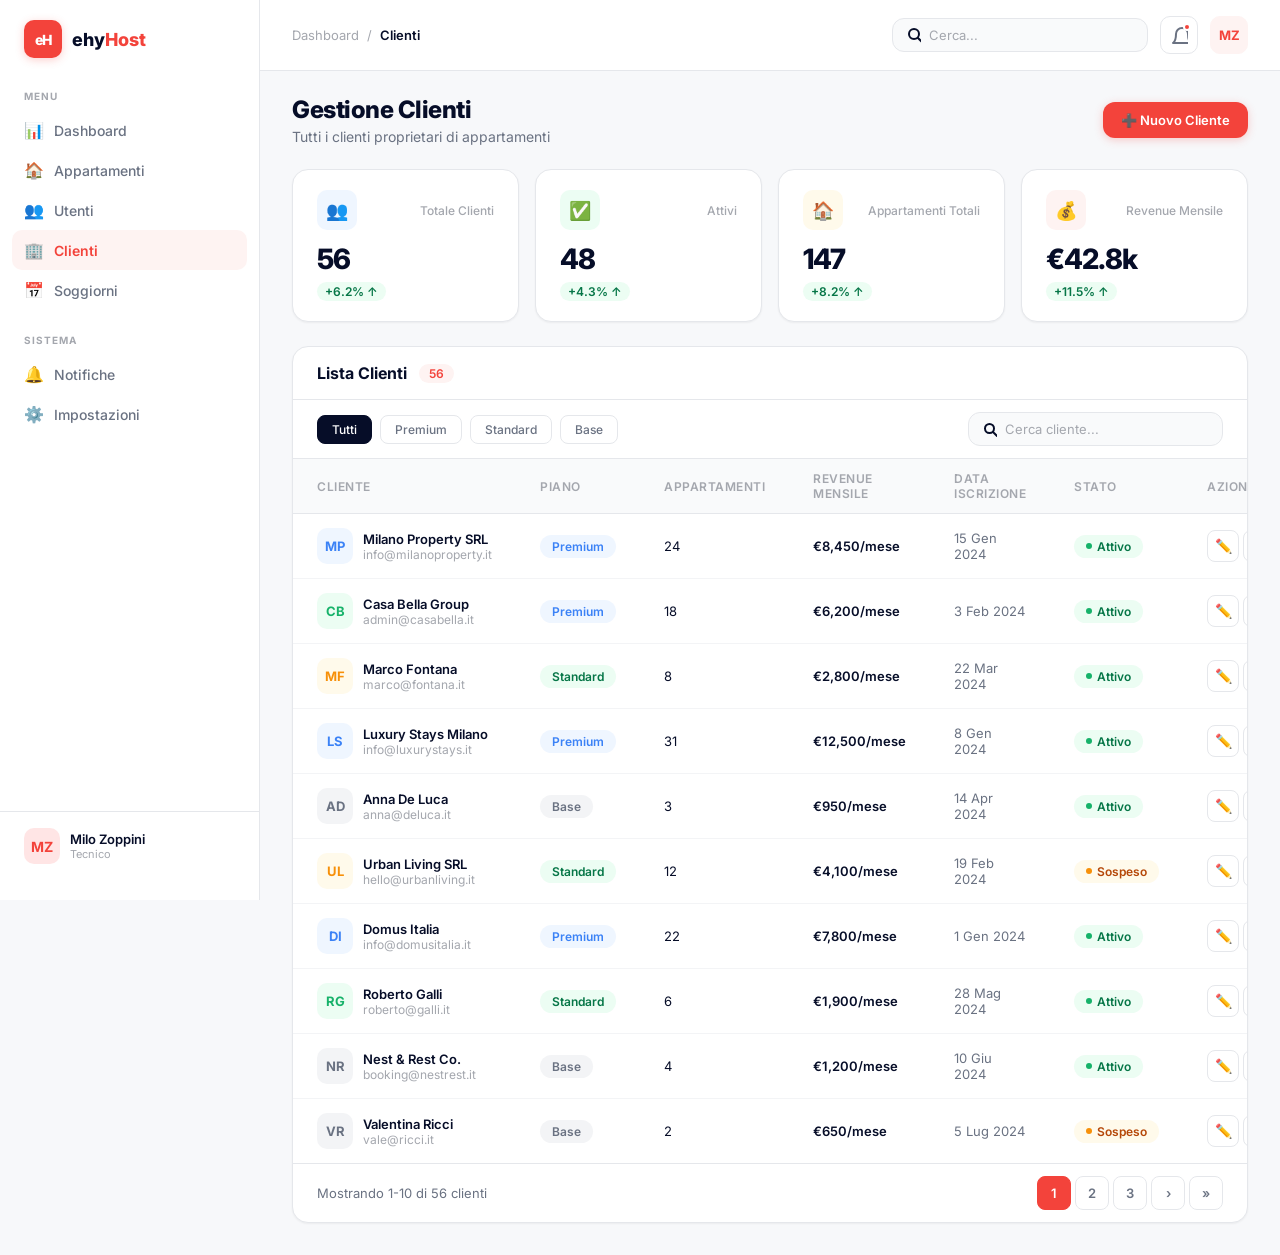
<file: clienti.html>
<!DOCTYPE html>
<html lang="it">
<head>
  <meta charset="UTF-8">
  <meta name="viewport" content="width=device-width, initial-scale=1.0">
  <title>Clienti - ehyHost</title>
  <link rel="stylesheet" href="style.css">
  <style>
    .table-search {
      display: flex;
      align-items: center;
      gap: 8px;
      padding: 8px 14px;
      border: 1px solid var(--border);
      border-radius: var(--radius);
      background: var(--gray-50);
      min-width: 200px;
    }
    .table-search input {
      border: none;
      background: none;
      outline: none;
      font-family: var(--font);
      font-size: 13px;
      color: var(--text);
      width: 100%;
    }
    .table-search input::placeholder {
      color: var(--text-tertiary);
    }
    .table-toolbar {
      display: flex;
      align-items: center;
      justify-content: space-between;
      padding: 12px 24px;
      border-bottom: 1px solid var(--border);
      gap: 12px;
      flex-wrap: wrap;
    }
    @media (max-width: 768px) {
      .table-toolbar {
        flex-direction: column;
        align-items: flex-start;
      }
      .table-search {
        min-width: unset;
        width: 100%;
      }
    }
  </style>
</head>
<body>

  <!-- Sidebar -->
  <nav class="sidebar">
    <a href="dashboard.html" class="sidebar-logo">
      <div class="sidebar-logo-icon">eH</div>
      <div class="sidebar-logo-text">ehy<span>Host</span></div>
    </a>
    <div class="sidebar-section">
      <div class="sidebar-section-title">Menu</div>
      <a href="dashboard.html" class="sidebar-link"><span class="icon">&#x1F4CA;</span> Dashboard</a>
      <a href="appartamenti.html" class="sidebar-link"><span class="icon">&#x1F3E0;</span> Appartamenti</a>
      <a href="utenti.html" class="sidebar-link"><span class="icon">&#x1F465;</span> Utenti</a>
      <a href="clienti.html" class="sidebar-link active"><span class="icon">&#x1F3E2;</span> Clienti</a>
      <a href="soggiorni.html" class="sidebar-link"><span class="icon">&#x1F4C5;</span> Soggiorni</a>
    </div>
    <div class="sidebar-section">
      <div class="sidebar-section-title">Sistema</div>
      <a href="#" class="sidebar-link"><span class="icon">&#x1F514;</span> Notifiche</a>
      <a href="#" class="sidebar-link"><span class="icon">&#x2699;&#xFE0F;</span> Impostazioni</a>
    </div>
    <div class="sidebar-spacer"></div>
    <div class="sidebar-user">
      <div class="sidebar-user-avatar">MZ</div>
      <div class="sidebar-user-info">
        <div class="sidebar-user-name">Milo Zoppini</div>
        <div class="sidebar-user-role">Tecnico</div>
      </div>
    </div>
  </nav>

  <!-- Sidebar overlay for mobile -->
  <div class="sidebar-overlay" onclick="toggleSidebar()"></div>

  <!-- Main wrapper -->
  <div class="main">

    <!-- Topbar -->
    <header class="topbar">
      <div class="topbar-left">
        <button class="hamburger" onclick="toggleSidebar()">&#x2630;</button>
        <nav class="topbar-breadcrumb">
          <a href="dashboard.html">Dashboard</a>
          <span>/</span>
          <span class="current">Clienti</span>
        </nav>
      </div>
      <div class="topbar-right">
        <div class="topbar-search">
          <svg width="16" height="16" fill="none" stroke="currentColor" stroke-width="2" stroke-linecap="round" stroke-linejoin="round">
            <circle cx="7" cy="7" r="5"/>
            <line x1="11" y1="11" x2="15" y2="15"/>
          </svg>
          <input type="text" placeholder="Cerca...">
        </div>
        <button class="topbar-icon-btn">
          <svg width="18" height="18" fill="none" stroke="currentColor" stroke-width="2" stroke-linecap="round" stroke-linejoin="round">
            <path d="M18 8A6 6 0 0 0 6 8c0 7-3 9-3 9h18s-3-2-3-9"/>
            <path d="M13.73 21a2 2 0 0 1-3.46 0"/>
          </svg>
          <span class="notif-dot"></span>
        </button>
        <div class="topbar-icon-btn" style="font-weight:700;font-size:13px;color:var(--primary);background:var(--primary-50);border-color:var(--primary-50);">MZ</div>
      </div>
    </header>

    <!-- Page Header -->
    <div class="page-header">
      <div>
        <h1>Gestione Clienti</h1>
        <p>Tutti i clienti proprietari di appartamenti</p>
      </div>
      <div class="page-header-actions">
        <button class="btn btn-primary">&#x2795; Nuovo Cliente</button>
      </div>
    </div>

    <!-- Stats Grid -->
    <div class="stats-grid">
      <div class="stat-card">
        <div class="stat-card-header">
          <div class="stat-card-icon blue">&#x1F465;</div>
          <div class="stat-card-label">Totale Clienti</div>
        </div>
        <div class="stat-card-value">56</div>
        <div class="stat-card-trend up">+6.2% &#x2191;</div>
      </div>
      <div class="stat-card">
        <div class="stat-card-header">
          <div class="stat-card-icon green">&#x2705;</div>
          <div class="stat-card-label">Attivi</div>
        </div>
        <div class="stat-card-value">48</div>
        <div class="stat-card-trend up">+4.3% &#x2191;</div>
      </div>
      <div class="stat-card">
        <div class="stat-card-header">
          <div class="stat-card-icon orange">&#x1F3E0;</div>
          <div class="stat-card-label">Appartamenti Totali</div>
        </div>
        <div class="stat-card-value">147</div>
        <div class="stat-card-trend up">+8.2% &#x2191;</div>
      </div>
      <div class="stat-card">
        <div class="stat-card-header">
          <div class="stat-card-icon red">&#x1F4B0;</div>
          <div class="stat-card-label">Revenue Mensile</div>
        </div>
        <div class="stat-card-value">&euro;42.8k</div>
        <div class="stat-card-trend up">+11.5% &#x2191;</div>
      </div>
    </div>

    <!-- Table -->
    <div class="table-container">
      <!-- Table Header -->
      <div class="table-header">
        <div class="table-header-left">
          <h3>Lista Clienti</h3>
          <span class="table-count">56</span>
        </div>
      </div>

      <!-- Toolbar: Filters + Search -->
      <div class="table-toolbar">
        <div class="table-filters">
          <button class="table-filter active">Tutti</button>
          <button class="table-filter">Premium</button>
          <button class="table-filter">Standard</button>
          <button class="table-filter">Base</button>
        </div>
        <div class="table-search">
          <svg width="15" height="15" fill="none" stroke="currentColor" stroke-width="2" stroke-linecap="round" stroke-linejoin="round">
            <circle cx="6.5" cy="6.5" r="4.5"/>
            <line x1="10" y1="10" x2="14" y2="14"/>
          </svg>
          <input type="text" placeholder="Cerca cliente...">
        </div>
      </div>

      <!-- Table -->
      <div style="overflow-x:auto;">
        <table>
          <thead>
            <tr>
              <th>Cliente</th>
              <th>Piano</th>
              <th>Appartamenti</th>
              <th>Revenue Mensile</th>
              <th>Data Iscrizione</th>
              <th>Stato</th>
              <th>Azioni</th>
            </tr>
          </thead>
          <tbody>
            <!-- 1. Milano Property SRL -->
            <tr>
              <td>
                <div class="table-user">
                  <div class="table-avatar" style="background:var(--blue-light);color:var(--blue);">MP</div>
                  <div>
                    <div class="table-user-name">Milano Property SRL</div>
                    <div class="table-user-email">info@milanoproperty.it</div>
                  </div>
                </div>
              </td>
              <td><span class="badge badge-info">Premium</span></td>
              <td>24</td>
              <td style="font-weight:600;">&euro;8,450/mese</td>
              <td style="color:var(--text-secondary);">15 Gen 2024</td>
              <td><span class="badge badge-success"><span class="badge-dot"></span> Attivo</span></td>
              <td>
                <div class="table-actions">
                  <button class="table-action-btn">&#x270F;&#xFE0F;</button>
                  <button class="table-action-btn">&#x1F5D1;&#xFE0F;</button>
                </div>
              </td>
            </tr>
            <!-- 2. Casa Bella Group -->
            <tr>
              <td>
                <div class="table-user">
                  <div class="table-avatar" style="background:var(--success-light);color:var(--success);">CB</div>
                  <div>
                    <div class="table-user-name">Casa Bella Group</div>
                    <div class="table-user-email">admin@casabella.it</div>
                  </div>
                </div>
              </td>
              <td><span class="badge badge-info">Premium</span></td>
              <td>18</td>
              <td style="font-weight:600;">&euro;6,200/mese</td>
              <td style="color:var(--text-secondary);">3 Feb 2024</td>
              <td><span class="badge badge-success"><span class="badge-dot"></span> Attivo</span></td>
              <td>
                <div class="table-actions">
                  <button class="table-action-btn">&#x270F;&#xFE0F;</button>
                  <button class="table-action-btn">&#x1F5D1;&#xFE0F;</button>
                </div>
              </td>
            </tr>
            <!-- 3. Marco Fontana -->
            <tr>
              <td>
                <div class="table-user">
                  <div class="table-avatar" style="background:var(--warning-light);color:var(--warning);">MF</div>
                  <div>
                    <div class="table-user-name">Marco Fontana</div>
                    <div class="table-user-email">marco@fontana.it</div>
                  </div>
                </div>
              </td>
              <td><span class="badge badge-success">Standard</span></td>
              <td>8</td>
              <td style="font-weight:600;">&euro;2,800/mese</td>
              <td style="color:var(--text-secondary);">22 Mar 2024</td>
              <td><span class="badge badge-success"><span class="badge-dot"></span> Attivo</span></td>
              <td>
                <div class="table-actions">
                  <button class="table-action-btn">&#x270F;&#xFE0F;</button>
                  <button class="table-action-btn">&#x1F5D1;&#xFE0F;</button>
                </div>
              </td>
            </tr>
            <!-- 4. Luxury Stays Milano -->
            <tr>
              <td>
                <div class="table-user">
                  <div class="table-avatar" style="background:var(--blue-light);color:var(--blue);">LS</div>
                  <div>
                    <div class="table-user-name">Luxury Stays Milano</div>
                    <div class="table-user-email">info@luxurystays.it</div>
                  </div>
                </div>
              </td>
              <td><span class="badge badge-info">Premium</span></td>
              <td>31</td>
              <td style="font-weight:600;">&euro;12,500/mese</td>
              <td style="color:var(--text-secondary);">8 Gen 2024</td>
              <td><span class="badge badge-success"><span class="badge-dot"></span> Attivo</span></td>
              <td>
                <div class="table-actions">
                  <button class="table-action-btn">&#x270F;&#xFE0F;</button>
                  <button class="table-action-btn">&#x1F5D1;&#xFE0F;</button>
                </div>
              </td>
            </tr>
            <!-- 5. Anna De Luca -->
            <tr>
              <td>
                <div class="table-user">
                  <div class="table-avatar" style="background:var(--gray-100);color:var(--text-secondary);">AD</div>
                  <div>
                    <div class="table-user-name">Anna De Luca</div>
                    <div class="table-user-email">anna@deluca.it</div>
                  </div>
                </div>
              </td>
              <td><span class="badge badge-neutral">Base</span></td>
              <td>3</td>
              <td style="font-weight:600;">&euro;950/mese</td>
              <td style="color:var(--text-secondary);">14 Apr 2024</td>
              <td><span class="badge badge-success"><span class="badge-dot"></span> Attivo</span></td>
              <td>
                <div class="table-actions">
                  <button class="table-action-btn">&#x270F;&#xFE0F;</button>
                  <button class="table-action-btn">&#x1F5D1;&#xFE0F;</button>
                </div>
              </td>
            </tr>
            <!-- 6. Urban Living SRL -->
            <tr>
              <td>
                <div class="table-user">
                  <div class="table-avatar" style="background:var(--warning-light);color:var(--warning);">UL</div>
                  <div>
                    <div class="table-user-name">Urban Living SRL</div>
                    <div class="table-user-email">hello@urbanliving.it</div>
                  </div>
                </div>
              </td>
              <td><span class="badge badge-success">Standard</span></td>
              <td>12</td>
              <td style="font-weight:600;">&euro;4,100/mese</td>
              <td style="color:var(--text-secondary);">19 Feb 2024</td>
              <td><span class="badge badge-warning"><span class="badge-dot"></span> Sospeso</span></td>
              <td>
                <div class="table-actions">
                  <button class="table-action-btn">&#x270F;&#xFE0F;</button>
                  <button class="table-action-btn">&#x1F5D1;&#xFE0F;</button>
                </div>
              </td>
            </tr>
            <!-- 7. Domus Italia -->
            <tr>
              <td>
                <div class="table-user">
                  <div class="table-avatar" style="background:var(--blue-light);color:var(--blue);">DI</div>
                  <div>
                    <div class="table-user-name">Domus Italia</div>
                    <div class="table-user-email">info@domusitalia.it</div>
                  </div>
                </div>
              </td>
              <td><span class="badge badge-info">Premium</span></td>
              <td>22</td>
              <td style="font-weight:600;">&euro;7,800/mese</td>
              <td style="color:var(--text-secondary);">1 Gen 2024</td>
              <td><span class="badge badge-success"><span class="badge-dot"></span> Attivo</span></td>
              <td>
                <div class="table-actions">
                  <button class="table-action-btn">&#x270F;&#xFE0F;</button>
                  <button class="table-action-btn">&#x1F5D1;&#xFE0F;</button>
                </div>
              </td>
            </tr>
            <!-- 8. Roberto Galli -->
            <tr>
              <td>
                <div class="table-user">
                  <div class="table-avatar" style="background:var(--success-light);color:var(--success);">RG</div>
                  <div>
                    <div class="table-user-name">Roberto Galli</div>
                    <div class="table-user-email">roberto@galli.it</div>
                  </div>
                </div>
              </td>
              <td><span class="badge badge-success">Standard</span></td>
              <td>6</td>
              <td style="font-weight:600;">&euro;1,900/mese</td>
              <td style="color:var(--text-secondary);">28 Mag 2024</td>
              <td><span class="badge badge-success"><span class="badge-dot"></span> Attivo</span></td>
              <td>
                <div class="table-actions">
                  <button class="table-action-btn">&#x270F;&#xFE0F;</button>
                  <button class="table-action-btn">&#x1F5D1;&#xFE0F;</button>
                </div>
              </td>
            </tr>
            <!-- 9. Nest & Rest Co. -->
            <tr>
              <td>
                <div class="table-user">
                  <div class="table-avatar" style="background:var(--gray-100);color:var(--text-secondary);">NR</div>
                  <div>
                    <div class="table-user-name">Nest &amp; Rest Co.</div>
                    <div class="table-user-email">booking@nestrest.it</div>
                  </div>
                </div>
              </td>
              <td><span class="badge badge-neutral">Base</span></td>
              <td>4</td>
              <td style="font-weight:600;">&euro;1,200/mese</td>
              <td style="color:var(--text-secondary);">10 Giu 2024</td>
              <td><span class="badge badge-success"><span class="badge-dot"></span> Attivo</span></td>
              <td>
                <div class="table-actions">
                  <button class="table-action-btn">&#x270F;&#xFE0F;</button>
                  <button class="table-action-btn">&#x1F5D1;&#xFE0F;</button>
                </div>
              </td>
            </tr>
            <!-- 10. Valentina Ricci -->
            <tr>
              <td>
                <div class="table-user">
                  <div class="table-avatar" style="background:var(--gray-100);color:var(--text-secondary);">VR</div>
                  <div>
                    <div class="table-user-name">Valentina Ricci</div>
                    <div class="table-user-email">vale@ricci.it</div>
                  </div>
                </div>
              </td>
              <td><span class="badge badge-neutral">Base</span></td>
              <td>2</td>
              <td style="font-weight:600;">&euro;650/mese</td>
              <td style="color:var(--text-secondary);">5 Lug 2024</td>
              <td><span class="badge badge-warning"><span class="badge-dot"></span> Sospeso</span></td>
              <td>
                <div class="table-actions">
                  <button class="table-action-btn">&#x270F;&#xFE0F;</button>
                  <button class="table-action-btn">&#x1F5D1;&#xFE0F;</button>
                </div>
              </td>
            </tr>
          </tbody>
        </table>
      </div>

      <!-- Pagination -->
      <div class="table-pagination">
        <div class="table-pagination-info">Mostrando 1-10 di 56 clienti</div>
        <div class="table-pagination-btns">
          <button class="pagination-btn active">1</button>
          <button class="pagination-btn">2</button>
          <button class="pagination-btn">3</button>
          <button class="pagination-btn">&#x203A;</button>
          <button class="pagination-btn">&#x00BB;</button>
        </div>
      </div>
    </div>

  </div>

  <script>
    function toggleSidebar() {
      document.querySelector('.sidebar').classList.toggle('open');
      document.querySelector('.sidebar-overlay').classList.toggle('show');
    }
  </script>

</body>
</html>
</file>
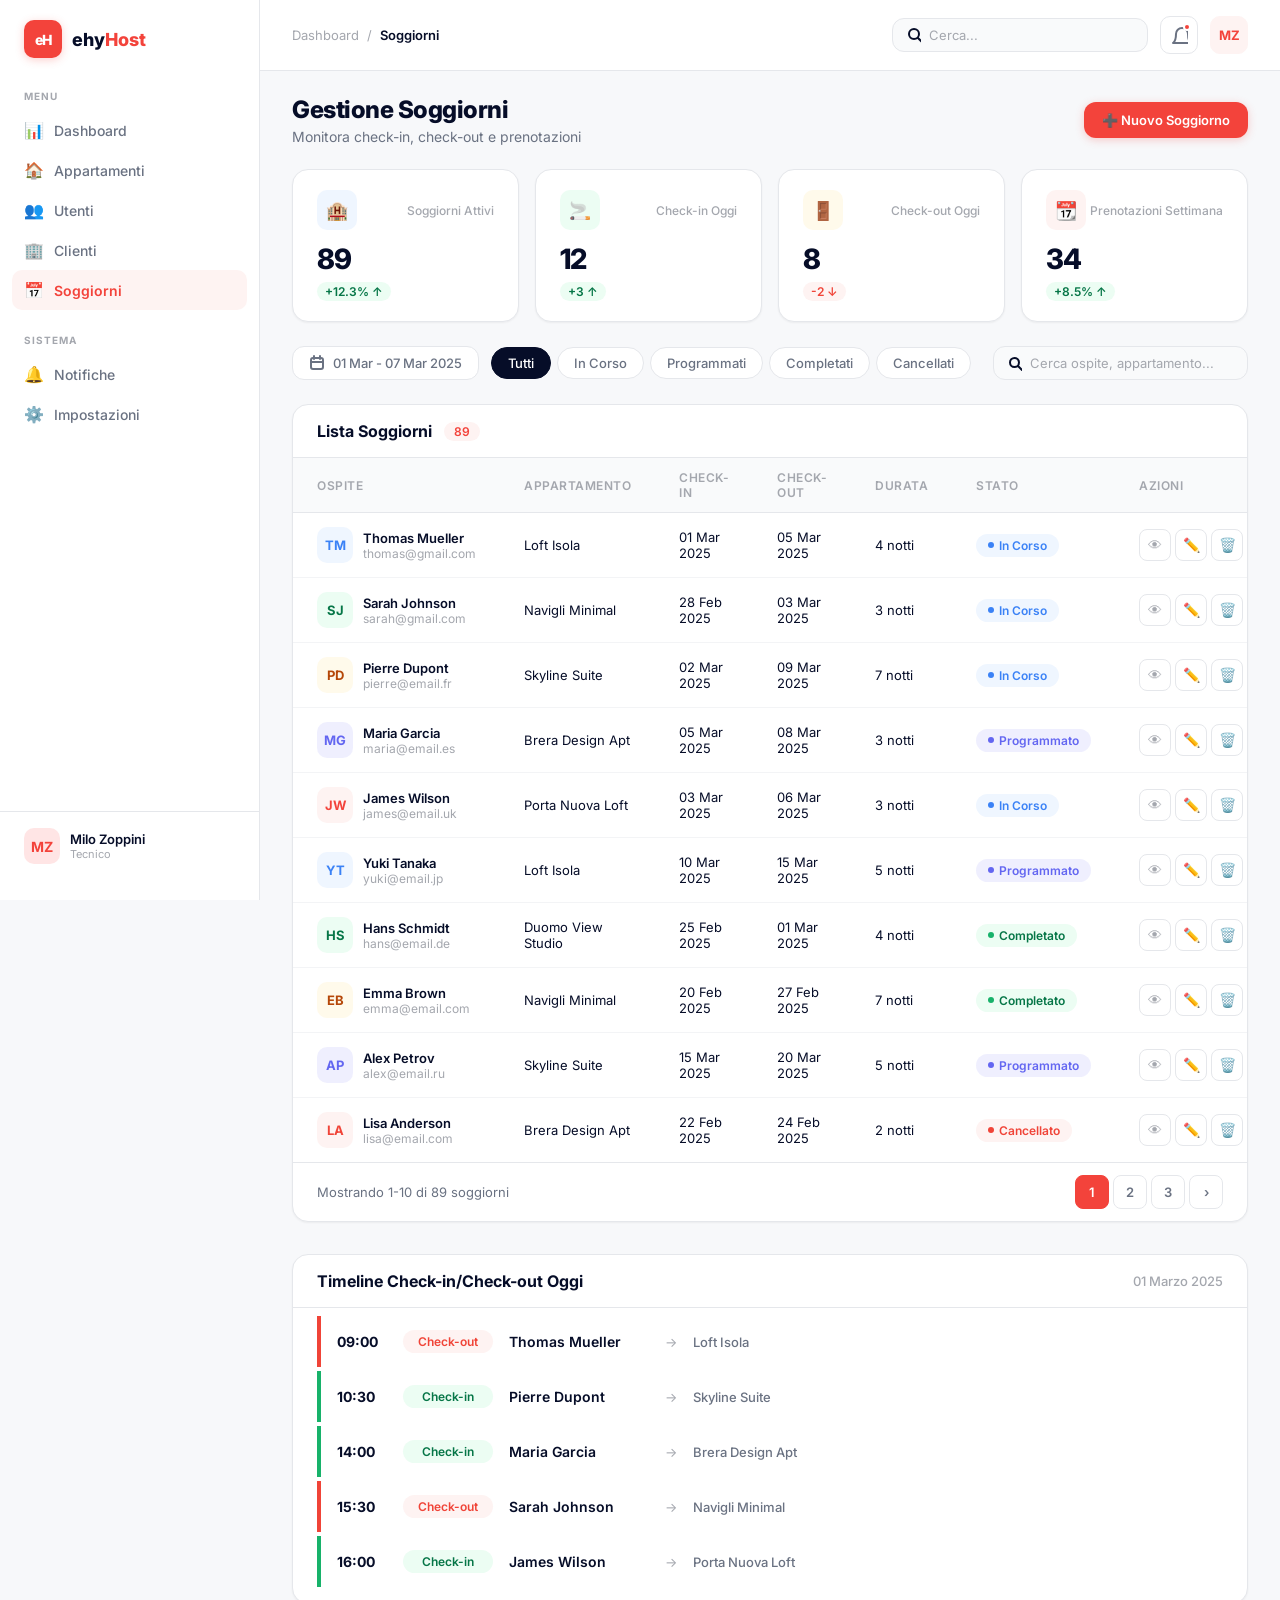
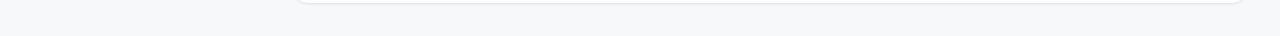
<file: soggiorni.html>
<!DOCTYPE html>
<html lang="it">
<head>
  <meta charset="UTF-8">
  <meta name="viewport" content="width=device-width, initial-scale=1.0">
  <title>Soggiorni - ehyHost</title>
  <link rel="stylesheet" href="style.css">
  <style>
    /* ========== FILTERS BAR ========== */
    .filters-bar {
      display: flex;
      align-items: center;
      justify-content: space-between;
      padding: 0 32px 24px;
      gap: 16px;
      flex-wrap: wrap;
    }

    .filters-bar-left {
      display: flex;
      align-items: center;
      gap: 12px;
    }

    .date-range-picker {
      display: inline-flex;
      align-items: center;
      gap: 8px;
      padding: 8px 16px;
      border: 1px solid var(--border);
      border-radius: var(--radius);
      background: var(--white);
      font-size: 13px;
      font-weight: 500;
      color: var(--text-secondary);
      cursor: pointer;
      transition: all 0.15s;
    }

    .date-range-picker:hover {
      background: var(--gray-50);
      color: var(--text);
      border-color: var(--text-tertiary);
    }

    .date-range-picker svg {
      flex-shrink: 0;
    }

    .filter-pills {
      display: flex;
      gap: 6px;
    }

    .filter-pill {
      padding: 7px 16px;
      border-radius: var(--radius-full);
      border: 1px solid var(--border);
      background: var(--white);
      font-size: 13px;
      font-weight: 500;
      color: var(--text-secondary);
      font-family: var(--font);
      cursor: pointer;
      transition: all 0.15s;
    }

    .filter-pill:hover {
      background: var(--gray-50);
      color: var(--text);
    }

    .filter-pill.active {
      background: var(--text);
      color: var(--white);
      border-color: var(--text);
    }

    .filters-bar-right {
      display: flex;
      align-items: center;
      gap: 12px;
    }

    .filter-search {
      display: flex;
      align-items: center;
      gap: 8px;
      padding: 8px 14px;
      border: 1px solid var(--border);
      border-radius: var(--radius);
      background: var(--gray-50);
      min-width: 200px;
    }

    .filter-search input {
      border: none;
      background: none;
      outline: none;
      font-family: var(--font);
      font-size: 13px;
      color: var(--text);
      width: 100%;
    }

    .filter-search input::placeholder {
      color: var(--text-tertiary);
    }

    /* ========== STATUS BADGES ========== */
    .badge-programmato {
      background: rgba(99, 102, 241, 0.1);
      color: #6366F1;
    }

    .badge-programmato .badge-dot {
      background: #6366F1;
    }

    /* ========== TIMELINE ========== */
    .timeline-section {
      background: var(--white);
      border: 1px solid var(--border);
      border-radius: var(--radius-lg);
      margin: 0 32px 32px;
      box-shadow: var(--shadow-xs);
      overflow: hidden;
    }

    .timeline-header {
      display: flex;
      align-items: center;
      justify-content: space-between;
      padding: 16px 24px;
      border-bottom: 1px solid var(--border);
    }

    .timeline-header h3 {
      font-size: 16px;
      font-weight: 700;
    }

    .timeline-header-date {
      font-size: 13px;
      color: var(--text-tertiary);
      font-weight: 500;
    }

    .timeline-list {
      padding: 8px 24px 16px;
    }

    .timeline-item {
      display: flex;
      align-items: center;
      gap: 16px;
      padding: 14px 16px;
      border-left: 4px solid transparent;
      border-radius: 0 10px 10px 0;
      margin-bottom: 4px;
      transition: background 0.15s;
    }

    .timeline-item:hover {
      background: var(--gray-50);
    }

    .timeline-item:last-child {
      margin-bottom: 0;
    }

    .timeline-item.checkin {
      border-left-color: var(--success);
    }

    .timeline-item.checkout {
      border-left-color: var(--error);
    }

    .timeline-time {
      font-size: 14px;
      font-weight: 700;
      color: var(--text);
      min-width: 50px;
      flex-shrink: 0;
    }

    .timeline-type-badge {
      display: inline-flex;
      align-items: center;
      gap: 5px;
      padding: 4px 12px;
      border-radius: 20px;
      font-size: 12px;
      font-weight: 600;
      flex-shrink: 0;
      min-width: 90px;
      justify-content: center;
    }

    .timeline-type-badge.checkin {
      background: var(--success-light);
      color: var(--success-dark);
    }

    .timeline-type-badge.checkout {
      background: var(--error-light);
      color: var(--error);
    }

    .timeline-guest {
      font-size: 14px;
      font-weight: 600;
      color: var(--text);
      min-width: 140px;
    }

    .timeline-arrow {
      color: var(--text-tertiary);
      font-size: 13px;
      flex-shrink: 0;
    }

    .timeline-apartment {
      font-size: 13px;
      color: var(--text-secondary);
      font-weight: 500;
    }

    /* ========== RESPONSIVE ========== */
    @media (max-width: 1200px) {
      .filters-bar {
        flex-direction: column;
        align-items: flex-start;
      }
    }

    @media (max-width: 768px) {
      .filters-bar {
        padding: 0 16px 16px;
        flex-direction: column;
        align-items: flex-start;
      }

      .filters-bar-left {
        flex-wrap: wrap;
      }

      .filter-pills {
        flex-wrap: wrap;
      }

      .filter-search {
        min-width: unset;
        width: 100%;
      }

      .timeline-section {
        margin: 0 16px 16px;
      }

      .timeline-item {
        flex-wrap: wrap;
        gap: 8px;
        padding: 12px;
      }

      .timeline-guest {
        min-width: unset;
      }
    }

    @media (max-width: 480px) {
      .timeline-item {
        flex-direction: column;
        align-items: flex-start;
      }
    }
  </style>
</head>
<body>

  <!-- Sidebar -->
  <nav class="sidebar">
    <a href="dashboard.html" class="sidebar-logo">
      <div class="sidebar-logo-icon">eH</div>
      <div class="sidebar-logo-text">ehy<span>Host</span></div>
    </a>
    <div class="sidebar-section">
      <div class="sidebar-section-title">Menu</div>
      <a href="dashboard.html" class="sidebar-link"><span class="icon">&#x1F4CA;</span> Dashboard</a>
      <a href="appartamenti.html" class="sidebar-link"><span class="icon">&#x1F3E0;</span> Appartamenti</a>
      <a href="utenti.html" class="sidebar-link"><span class="icon">&#x1F465;</span> Utenti</a>
      <a href="clienti.html" class="sidebar-link"><span class="icon">&#x1F3E2;</span> Clienti</a>
      <a href="soggiorni.html" class="sidebar-link active"><span class="icon">&#x1F4C5;</span> Soggiorni</a>
    </div>
    <div class="sidebar-section">
      <div class="sidebar-section-title">Sistema</div>
      <a href="#" class="sidebar-link"><span class="icon">&#x1F514;</span> Notifiche</a>
      <a href="#" class="sidebar-link"><span class="icon">&#x2699;&#xFE0F;</span> Impostazioni</a>
    </div>
    <div class="sidebar-spacer"></div>
    <div class="sidebar-user">
      <div class="sidebar-user-avatar">MZ</div>
      <div class="sidebar-user-info">
        <div class="sidebar-user-name">Milo Zoppini</div>
        <div class="sidebar-user-role">Tecnico</div>
      </div>
    </div>
  </nav>

  <!-- Sidebar overlay for mobile -->
  <div class="sidebar-overlay" onclick="toggleSidebar()"></div>

  <!-- Main wrapper -->
  <div class="main">

    <!-- Topbar -->
    <header class="topbar">
      <div class="topbar-left">
        <button class="hamburger" onclick="toggleSidebar()">&#x2630;</button>
        <nav class="topbar-breadcrumb">
          <a href="dashboard.html">Dashboard</a>
          <span>/</span>
          <span class="current">Soggiorni</span>
        </nav>
      </div>
      <div class="topbar-right">
        <div class="topbar-search">
          <svg width="16" height="16" fill="none" stroke="currentColor" stroke-width="2" stroke-linecap="round" stroke-linejoin="round">
            <circle cx="7" cy="7" r="5"/>
            <line x1="11" y1="11" x2="15" y2="15"/>
          </svg>
          <input type="text" placeholder="Cerca...">
        </div>
        <button class="topbar-icon-btn">
          <svg width="18" height="18" fill="none" stroke="currentColor" stroke-width="2" stroke-linecap="round" stroke-linejoin="round">
            <path d="M18 8A6 6 0 0 0 6 8c0 7-3 9-3 9h18s-3-2-3-9"/>
            <path d="M13.73 21a2 2 0 0 1-3.46 0"/>
          </svg>
          <span class="notif-dot"></span>
        </button>
        <div class="topbar-icon-btn" style="font-weight:700;font-size:13px;color:var(--primary);background:var(--primary-50);border-color:var(--primary-50);">MZ</div>
      </div>
    </header>

    <!-- Page Header -->
    <div class="page-header">
      <div>
        <h1>Gestione Soggiorni</h1>
        <p>Monitora check-in, check-out e prenotazioni</p>
      </div>
      <div class="page-header-actions">
        <button class="btn btn-primary">&#x2795; Nuovo Soggiorno</button>
      </div>
    </div>

    <!-- Stats Grid -->
    <div class="stats-grid">
      <div class="stat-card">
        <div class="stat-card-header">
          <div class="stat-card-icon blue">&#x1F3E8;</div>
          <div class="stat-card-label">Soggiorni Attivi</div>
        </div>
        <div class="stat-card-value">89</div>
        <div class="stat-card-trend up">+12.3% &#x2191;</div>
      </div>
      <div class="stat-card">
        <div class="stat-card-header">
          <div class="stat-card-icon green">&#x1F6AC;</div>
          <div class="stat-card-label">Check-in Oggi</div>
        </div>
        <div class="stat-card-value">12</div>
        <div class="stat-card-trend up">+3 &#x2191;</div>
      </div>
      <div class="stat-card">
        <div class="stat-card-header">
          <div class="stat-card-icon orange">&#x1F6AA;</div>
          <div class="stat-card-label">Check-out Oggi</div>
        </div>
        <div class="stat-card-value">8</div>
        <div class="stat-card-trend down">-2 &#x2193;</div>
      </div>
      <div class="stat-card">
        <div class="stat-card-header">
          <div class="stat-card-icon red">&#x1F4C6;</div>
          <div class="stat-card-label">Prenotazioni Settimana</div>
        </div>
        <div class="stat-card-value">34</div>
        <div class="stat-card-trend up">+8.5% &#x2191;</div>
      </div>
    </div>

    <!-- Filters Bar -->
    <div class="filters-bar">
      <div class="filters-bar-left">
        <div class="date-range-picker">
          <svg width="16" height="16" fill="none" stroke="currentColor" stroke-width="2" stroke-linecap="round" stroke-linejoin="round">
            <rect x="2" y="3" width="12" height="11" rx="2"/>
            <path d="M5 1v3"/>
            <path d="M11 1v3"/>
            <path d="M2 7h12"/>
          </svg>
          01 Mar - 07 Mar 2025
        </div>
        <div class="filter-pills">
          <button class="filter-pill active">Tutti</button>
          <button class="filter-pill">In Corso</button>
          <button class="filter-pill">Programmati</button>
          <button class="filter-pill">Completati</button>
          <button class="filter-pill">Cancellati</button>
        </div>
      </div>
      <div class="filters-bar-right">
        <div class="filter-search">
          <svg width="15" height="15" fill="none" stroke="currentColor" stroke-width="2" stroke-linecap="round" stroke-linejoin="round">
            <circle cx="6.5" cy="6.5" r="4.5"/>
            <line x1="10" y1="10" x2="14" y2="14"/>
          </svg>
          <input type="text" placeholder="Cerca ospite, appartamento...">
        </div>
      </div>
    </div>

    <!-- Table -->
    <div class="table-container">
      <div class="table-header">
        <div class="table-header-left">
          <h3>Lista Soggiorni</h3>
          <span class="table-count">89</span>
        </div>
      </div>
      <div style="overflow-x: auto;">
        <table>
          <thead>
            <tr>
              <th>Ospite</th>
              <th>Appartamento</th>
              <th>Check-in</th>
              <th>Check-out</th>
              <th>Durata</th>
              <th>Stato</th>
              <th>Azioni</th>
            </tr>
          </thead>
          <tbody>
            <!-- Row 1 -->
            <tr>
              <td>
                <div class="table-user">
                  <div class="table-avatar" style="background: var(--blue-light); color: var(--blue);">TM</div>
                  <div>
                    <div class="table-user-name">Thomas Mueller</div>
                    <div class="table-user-email">thomas@gmail.com</div>
                  </div>
                </div>
              </td>
              <td>Loft Isola</td>
              <td>01 Mar 2025</td>
              <td>05 Mar 2025</td>
              <td>4 notti</td>
              <td><span class="badge badge-info"><span class="badge-dot"></span> In Corso</span></td>
              <td>
                <div class="table-actions">
                  <button class="table-action-btn" title="Visualizza">&#x1F441;</button>
                  <button class="table-action-btn" title="Modifica">&#x270F;&#xFE0F;</button>
                  <button class="table-action-btn" title="Elimina">&#x1F5D1;&#xFE0F;</button>
                </div>
              </td>
            </tr>
            <!-- Row 2 -->
            <tr>
              <td>
                <div class="table-user">
                  <div class="table-avatar" style="background: var(--success-light); color: var(--success-dark);">SJ</div>
                  <div>
                    <div class="table-user-name">Sarah Johnson</div>
                    <div class="table-user-email">sarah@gmail.com</div>
                  </div>
                </div>
              </td>
              <td>Navigli Minimal</td>
              <td>28 Feb 2025</td>
              <td>03 Mar 2025</td>
              <td>3 notti</td>
              <td><span class="badge badge-info"><span class="badge-dot"></span> In Corso</span></td>
              <td>
                <div class="table-actions">
                  <button class="table-action-btn" title="Visualizza">&#x1F441;</button>
                  <button class="table-action-btn" title="Modifica">&#x270F;&#xFE0F;</button>
                  <button class="table-action-btn" title="Elimina">&#x1F5D1;&#xFE0F;</button>
                </div>
              </td>
            </tr>
            <!-- Row 3 -->
            <tr>
              <td>
                <div class="table-user">
                  <div class="table-avatar" style="background: var(--warning-light); color: var(--warning-dark);">PD</div>
                  <div>
                    <div class="table-user-name">Pierre Dupont</div>
                    <div class="table-user-email">pierre@email.fr</div>
                  </div>
                </div>
              </td>
              <td>Skyline Suite</td>
              <td>02 Mar 2025</td>
              <td>09 Mar 2025</td>
              <td>7 notti</td>
              <td><span class="badge badge-info"><span class="badge-dot"></span> In Corso</span></td>
              <td>
                <div class="table-actions">
                  <button class="table-action-btn" title="Visualizza">&#x1F441;</button>
                  <button class="table-action-btn" title="Modifica">&#x270F;&#xFE0F;</button>
                  <button class="table-action-btn" title="Elimina">&#x1F5D1;&#xFE0F;</button>
                </div>
              </td>
            </tr>
            <!-- Row 4 -->
            <tr>
              <td>
                <div class="table-user">
                  <div class="table-avatar" style="background: rgba(99,102,241,0.1); color: #6366F1;">MG</div>
                  <div>
                    <div class="table-user-name">Maria Garcia</div>
                    <div class="table-user-email">maria@email.es</div>
                  </div>
                </div>
              </td>
              <td>Brera Design Apt</td>
              <td>05 Mar 2025</td>
              <td>08 Mar 2025</td>
              <td>3 notti</td>
              <td><span class="badge badge-programmato"><span class="badge-dot"></span> Programmato</span></td>
              <td>
                <div class="table-actions">
                  <button class="table-action-btn" title="Visualizza">&#x1F441;</button>
                  <button class="table-action-btn" title="Modifica">&#x270F;&#xFE0F;</button>
                  <button class="table-action-btn" title="Elimina">&#x1F5D1;&#xFE0F;</button>
                </div>
              </td>
            </tr>
            <!-- Row 5 -->
            <tr>
              <td>
                <div class="table-user">
                  <div class="table-avatar" style="background: var(--primary-50); color: var(--primary);">JW</div>
                  <div>
                    <div class="table-user-name">James Wilson</div>
                    <div class="table-user-email">james@email.uk</div>
                  </div>
                </div>
              </td>
              <td>Porta Nuova Loft</td>
              <td>03 Mar 2025</td>
              <td>06 Mar 2025</td>
              <td>3 notti</td>
              <td><span class="badge badge-info"><span class="badge-dot"></span> In Corso</span></td>
              <td>
                <div class="table-actions">
                  <button class="table-action-btn" title="Visualizza">&#x1F441;</button>
                  <button class="table-action-btn" title="Modifica">&#x270F;&#xFE0F;</button>
                  <button class="table-action-btn" title="Elimina">&#x1F5D1;&#xFE0F;</button>
                </div>
              </td>
            </tr>
            <!-- Row 6 -->
            <tr>
              <td>
                <div class="table-user">
                  <div class="table-avatar" style="background: var(--blue-light); color: var(--blue);">YT</div>
                  <div>
                    <div class="table-user-name">Yuki Tanaka</div>
                    <div class="table-user-email">yuki@email.jp</div>
                  </div>
                </div>
              </td>
              <td>Loft Isola</td>
              <td>10 Mar 2025</td>
              <td>15 Mar 2025</td>
              <td>5 notti</td>
              <td><span class="badge badge-programmato"><span class="badge-dot"></span> Programmato</span></td>
              <td>
                <div class="table-actions">
                  <button class="table-action-btn" title="Visualizza">&#x1F441;</button>
                  <button class="table-action-btn" title="Modifica">&#x270F;&#xFE0F;</button>
                  <button class="table-action-btn" title="Elimina">&#x1F5D1;&#xFE0F;</button>
                </div>
              </td>
            </tr>
            <!-- Row 7 -->
            <tr>
              <td>
                <div class="table-user">
                  <div class="table-avatar" style="background: var(--success-light); color: var(--success-dark);">HS</div>
                  <div>
                    <div class="table-user-name">Hans Schmidt</div>
                    <div class="table-user-email">hans@email.de</div>
                  </div>
                </div>
              </td>
              <td>Duomo View Studio</td>
              <td>25 Feb 2025</td>
              <td>01 Mar 2025</td>
              <td>4 notti</td>
              <td><span class="badge badge-success"><span class="badge-dot"></span> Completato</span></td>
              <td>
                <div class="table-actions">
                  <button class="table-action-btn" title="Visualizza">&#x1F441;</button>
                  <button class="table-action-btn" title="Modifica">&#x270F;&#xFE0F;</button>
                  <button class="table-action-btn" title="Elimina">&#x1F5D1;&#xFE0F;</button>
                </div>
              </td>
            </tr>
            <!-- Row 8 -->
            <tr>
              <td>
                <div class="table-user">
                  <div class="table-avatar" style="background: var(--warning-light); color: var(--warning-dark);">EB</div>
                  <div>
                    <div class="table-user-name">Emma Brown</div>
                    <div class="table-user-email">emma@email.com</div>
                  </div>
                </div>
              </td>
              <td>Navigli Minimal</td>
              <td>20 Feb 2025</td>
              <td>27 Feb 2025</td>
              <td>7 notti</td>
              <td><span class="badge badge-success"><span class="badge-dot"></span> Completato</span></td>
              <td>
                <div class="table-actions">
                  <button class="table-action-btn" title="Visualizza">&#x1F441;</button>
                  <button class="table-action-btn" title="Modifica">&#x270F;&#xFE0F;</button>
                  <button class="table-action-btn" title="Elimina">&#x1F5D1;&#xFE0F;</button>
                </div>
              </td>
            </tr>
            <!-- Row 9 -->
            <tr>
              <td>
                <div class="table-user">
                  <div class="table-avatar" style="background: rgba(99,102,241,0.1); color: #6366F1;">AP</div>
                  <div>
                    <div class="table-user-name">Alex Petrov</div>
                    <div class="table-user-email">alex@email.ru</div>
                  </div>
                </div>
              </td>
              <td>Skyline Suite</td>
              <td>15 Mar 2025</td>
              <td>20 Mar 2025</td>
              <td>5 notti</td>
              <td><span class="badge badge-programmato"><span class="badge-dot"></span> Programmato</span></td>
              <td>
                <div class="table-actions">
                  <button class="table-action-btn" title="Visualizza">&#x1F441;</button>
                  <button class="table-action-btn" title="Modifica">&#x270F;&#xFE0F;</button>
                  <button class="table-action-btn" title="Elimina">&#x1F5D1;&#xFE0F;</button>
                </div>
              </td>
            </tr>
            <!-- Row 10 -->
            <tr>
              <td>
                <div class="table-user">
                  <div class="table-avatar" style="background: var(--error-light); color: var(--error);">LA</div>
                  <div>
                    <div class="table-user-name">Lisa Anderson</div>
                    <div class="table-user-email">lisa@email.com</div>
                  </div>
                </div>
              </td>
              <td>Brera Design Apt</td>
              <td>22 Feb 2025</td>
              <td>24 Feb 2025</td>
              <td>2 notti</td>
              <td><span class="badge badge-error"><span class="badge-dot"></span> Cancellato</span></td>
              <td>
                <div class="table-actions">
                  <button class="table-action-btn" title="Visualizza">&#x1F441;</button>
                  <button class="table-action-btn" title="Modifica">&#x270F;&#xFE0F;</button>
                  <button class="table-action-btn" title="Elimina">&#x1F5D1;&#xFE0F;</button>
                </div>
              </td>
            </tr>
          </tbody>
        </table>
      </div>
      <!-- Pagination -->
      <div class="table-pagination">
        <div class="table-pagination-info">Mostrando 1-10 di 89 soggiorni</div>
        <div class="table-pagination-btns">
          <button class="pagination-btn active">1</button>
          <button class="pagination-btn">2</button>
          <button class="pagination-btn">3</button>
          <button class="pagination-btn">&#x203A;</button>
        </div>
      </div>
    </div>

    <!-- Timeline Section -->
    <div class="timeline-section">
      <div class="timeline-header">
        <h3>Timeline Check-in/Check-out Oggi</h3>
        <span class="timeline-header-date">01 Marzo 2025</span>
      </div>
      <div class="timeline-list">
        <!-- 09:00 - Check-out -->
        <div class="timeline-item checkout">
          <div class="timeline-time">09:00</div>
          <span class="timeline-type-badge checkout">Check-out</span>
          <div class="timeline-guest">Thomas Mueller</div>
          <div class="timeline-arrow">&#x2192;</div>
          <div class="timeline-apartment">Loft Isola</div>
        </div>
        <!-- 10:30 - Check-in -->
        <div class="timeline-item checkin">
          <div class="timeline-time">10:30</div>
          <span class="timeline-type-badge checkin">Check-in</span>
          <div class="timeline-guest">Pierre Dupont</div>
          <div class="timeline-arrow">&#x2192;</div>
          <div class="timeline-apartment">Skyline Suite</div>
        </div>
        <!-- 14:00 - Check-in -->
        <div class="timeline-item checkin">
          <div class="timeline-time">14:00</div>
          <span class="timeline-type-badge checkin">Check-in</span>
          <div class="timeline-guest">Maria Garcia</div>
          <div class="timeline-arrow">&#x2192;</div>
          <div class="timeline-apartment">Brera Design Apt</div>
        </div>
        <!-- 15:30 - Check-out -->
        <div class="timeline-item checkout">
          <div class="timeline-time">15:30</div>
          <span class="timeline-type-badge checkout">Check-out</span>
          <div class="timeline-guest">Sarah Johnson</div>
          <div class="timeline-arrow">&#x2192;</div>
          <div class="timeline-apartment">Navigli Minimal</div>
        </div>
        <!-- 16:00 - Check-in -->
        <div class="timeline-item checkin">
          <div class="timeline-time">16:00</div>
          <span class="timeline-type-badge checkin">Check-in</span>
          <div class="timeline-guest">James Wilson</div>
          <div class="timeline-arrow">&#x2192;</div>
          <div class="timeline-apartment">Porta Nuova Loft</div>
        </div>
      </div>
    </div>

  </div>

  <script>
    function toggleSidebar() {
      document.querySelector('.sidebar').classList.toggle('open');
      document.querySelector('.sidebar-overlay').classList.toggle('show');
    }

    // Filter pills interaction
    document.querySelectorAll('.filter-pill').forEach(function(pill) {
      pill.addEventListener('click', function() {
        document.querySelectorAll('.filter-pill').forEach(function(p) { p.classList.remove('active'); });
        this.classList.add('active');
      });
    });
  </script>

</body>
</html>
</file>
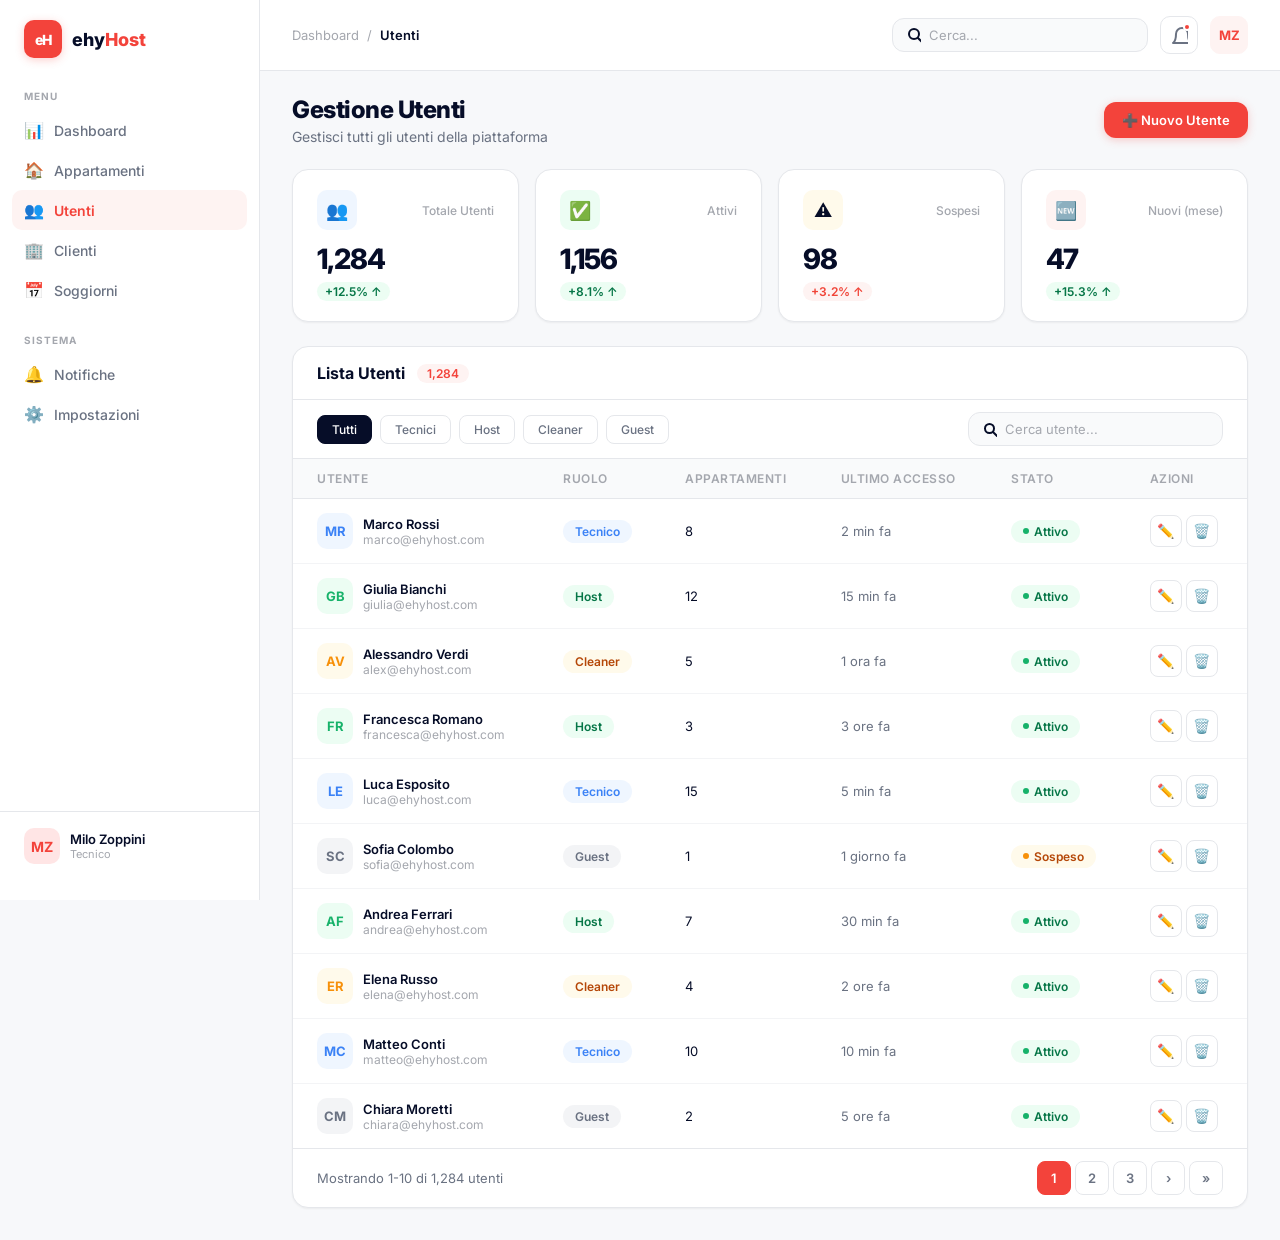
<file: utenti.html>
<!DOCTYPE html>
<html lang="it">
<head>
  <meta charset="UTF-8">
  <meta name="viewport" content="width=device-width, initial-scale=1.0">
  <title>Utenti - ehyHost</title>
  <link rel="stylesheet" href="style.css">
  <style>
    .table-search {
      display: flex;
      align-items: center;
      gap: 8px;
      padding: 8px 14px;
      border: 1px solid var(--border);
      border-radius: var(--radius);
      background: var(--gray-50);
      min-width: 200px;
    }
    .table-search input {
      border: none;
      background: none;
      outline: none;
      font-family: var(--font);
      font-size: 13px;
      color: var(--text);
      width: 100%;
    }
    .table-search input::placeholder {
      color: var(--text-tertiary);
    }
    .table-toolbar {
      display: flex;
      align-items: center;
      justify-content: space-between;
      padding: 12px 24px;
      border-bottom: 1px solid var(--border);
      gap: 12px;
      flex-wrap: wrap;
    }
    @media (max-width: 768px) {
      .table-toolbar {
        flex-direction: column;
        align-items: flex-start;
      }
      .table-search {
        min-width: unset;
        width: 100%;
      }
    }
  </style>
</head>
<body>

  <!-- Sidebar -->
  <nav class="sidebar">
    <a href="dashboard.html" class="sidebar-logo">
      <div class="sidebar-logo-icon">eH</div>
      <div class="sidebar-logo-text">ehy<span>Host</span></div>
    </a>
    <div class="sidebar-section">
      <div class="sidebar-section-title">Menu</div>
      <a href="dashboard.html" class="sidebar-link"><span class="icon">&#x1F4CA;</span> Dashboard</a>
      <a href="appartamenti.html" class="sidebar-link"><span class="icon">&#x1F3E0;</span> Appartamenti</a>
      <a href="utenti.html" class="sidebar-link active"><span class="icon">&#x1F465;</span> Utenti</a>
      <a href="clienti.html" class="sidebar-link"><span class="icon">&#x1F3E2;</span> Clienti</a>
      <a href="soggiorni.html" class="sidebar-link"><span class="icon">&#x1F4C5;</span> Soggiorni</a>
    </div>
    <div class="sidebar-section">
      <div class="sidebar-section-title">Sistema</div>
      <a href="#" class="sidebar-link"><span class="icon">&#x1F514;</span> Notifiche</a>
      <a href="#" class="sidebar-link"><span class="icon">&#x2699;&#xFE0F;</span> Impostazioni</a>
    </div>
    <div class="sidebar-spacer"></div>
    <div class="sidebar-user">
      <div class="sidebar-user-avatar">MZ</div>
      <div class="sidebar-user-info">
        <div class="sidebar-user-name">Milo Zoppini</div>
        <div class="sidebar-user-role">Tecnico</div>
      </div>
    </div>
  </nav>

  <!-- Sidebar overlay for mobile -->
  <div class="sidebar-overlay" onclick="toggleSidebar()"></div>

  <!-- Main wrapper -->
  <div class="main">

    <!-- Topbar -->
    <header class="topbar">
      <div class="topbar-left">
        <button class="hamburger" onclick="toggleSidebar()">&#x2630;</button>
        <nav class="topbar-breadcrumb">
          <a href="dashboard.html">Dashboard</a>
          <span>/</span>
          <span class="current">Utenti</span>
        </nav>
      </div>
      <div class="topbar-right">
        <div class="topbar-search">
          <svg width="16" height="16" fill="none" stroke="currentColor" stroke-width="2" stroke-linecap="round" stroke-linejoin="round">
            <circle cx="7" cy="7" r="5"/>
            <line x1="11" y1="11" x2="15" y2="15"/>
          </svg>
          <input type="text" placeholder="Cerca...">
        </div>
        <button class="topbar-icon-btn">
          <svg width="18" height="18" fill="none" stroke="currentColor" stroke-width="2" stroke-linecap="round" stroke-linejoin="round">
            <path d="M18 8A6 6 0 0 0 6 8c0 7-3 9-3 9h18s-3-2-3-9"/>
            <path d="M13.73 21a2 2 0 0 1-3.46 0"/>
          </svg>
          <span class="notif-dot"></span>
        </button>
        <div class="topbar-icon-btn" style="font-weight:700;font-size:13px;color:var(--primary);background:var(--primary-50);border-color:var(--primary-50);">MZ</div>
      </div>
    </header>

    <!-- Page Header -->
    <div class="page-header">
      <div>
        <h1>Gestione Utenti</h1>
        <p>Gestisci tutti gli utenti della piattaforma</p>
      </div>
      <div class="page-header-actions">
        <button class="btn btn-primary">&#x2795; Nuovo Utente</button>
      </div>
    </div>

    <!-- Stats Grid -->
    <div class="stats-grid">
      <div class="stat-card">
        <div class="stat-card-header">
          <div class="stat-card-icon blue">&#x1F465;</div>
          <div class="stat-card-label">Totale Utenti</div>
        </div>
        <div class="stat-card-value">1,284</div>
        <div class="stat-card-trend up">+12.5% &#x2191;</div>
      </div>
      <div class="stat-card">
        <div class="stat-card-header">
          <div class="stat-card-icon green">&#x2705;</div>
          <div class="stat-card-label">Attivi</div>
        </div>
        <div class="stat-card-value">1,156</div>
        <div class="stat-card-trend up">+8.1% &#x2191;</div>
      </div>
      <div class="stat-card">
        <div class="stat-card-header">
          <div class="stat-card-icon orange">&#x26A0;&#xFE0F;</div>
          <div class="stat-card-label">Sospesi</div>
        </div>
        <div class="stat-card-value">98</div>
        <div class="stat-card-trend down">+3.2% &#x2191;</div>
      </div>
      <div class="stat-card">
        <div class="stat-card-header">
          <div class="stat-card-icon red">&#x1F195;</div>
          <div class="stat-card-label">Nuovi (mese)</div>
        </div>
        <div class="stat-card-value">47</div>
        <div class="stat-card-trend up">+15.3% &#x2191;</div>
      </div>
    </div>

    <!-- Table -->
    <div class="table-container">
      <!-- Table Header -->
      <div class="table-header">
        <div class="table-header-left">
          <h3>Lista Utenti</h3>
          <span class="table-count">1,284</span>
        </div>
      </div>

      <!-- Toolbar: Filters + Search -->
      <div class="table-toolbar">
        <div class="table-filters">
          <button class="table-filter active">Tutti</button>
          <button class="table-filter">Tecnici</button>
          <button class="table-filter">Host</button>
          <button class="table-filter">Cleaner</button>
          <button class="table-filter">Guest</button>
        </div>
        <div class="table-search">
          <svg width="15" height="15" fill="none" stroke="currentColor" stroke-width="2" stroke-linecap="round" stroke-linejoin="round">
            <circle cx="6.5" cy="6.5" r="4.5"/>
            <line x1="10" y1="10" x2="14" y2="14"/>
          </svg>
          <input type="text" placeholder="Cerca utente...">
        </div>
      </div>

      <!-- Table -->
      <div style="overflow-x:auto;">
        <table>
          <thead>
            <tr>
              <th>Utente</th>
              <th>Ruolo</th>
              <th>Appartamenti</th>
              <th>Ultimo Accesso</th>
              <th>Stato</th>
              <th>Azioni</th>
            </tr>
          </thead>
          <tbody>
            <!-- 1. Marco Rossi -->
            <tr>
              <td>
                <div class="table-user">
                  <div class="table-avatar" style="background:var(--blue-light);color:var(--blue);">MR</div>
                  <div>
                    <div class="table-user-name">Marco Rossi</div>
                    <div class="table-user-email">marco@ehyhost.com</div>
                  </div>
                </div>
              </td>
              <td><span class="badge badge-info">Tecnico</span></td>
              <td>8</td>
              <td style="color:var(--text-secondary);">2 min fa</td>
              <td><span class="badge badge-success"><span class="badge-dot"></span> Attivo</span></td>
              <td>
                <div class="table-actions">
                  <button class="table-action-btn">&#x270F;&#xFE0F;</button>
                  <button class="table-action-btn">&#x1F5D1;&#xFE0F;</button>
                </div>
              </td>
            </tr>
            <!-- 2. Giulia Bianchi -->
            <tr>
              <td>
                <div class="table-user">
                  <div class="table-avatar" style="background:var(--success-light);color:var(--success);">GB</div>
                  <div>
                    <div class="table-user-name">Giulia Bianchi</div>
                    <div class="table-user-email">giulia@ehyhost.com</div>
                  </div>
                </div>
              </td>
              <td><span class="badge badge-success">Host</span></td>
              <td>12</td>
              <td style="color:var(--text-secondary);">15 min fa</td>
              <td><span class="badge badge-success"><span class="badge-dot"></span> Attivo</span></td>
              <td>
                <div class="table-actions">
                  <button class="table-action-btn">&#x270F;&#xFE0F;</button>
                  <button class="table-action-btn">&#x1F5D1;&#xFE0F;</button>
                </div>
              </td>
            </tr>
            <!-- 3. Alessandro Verdi -->
            <tr>
              <td>
                <div class="table-user">
                  <div class="table-avatar" style="background:var(--warning-light);color:var(--warning);">AV</div>
                  <div>
                    <div class="table-user-name">Alessandro Verdi</div>
                    <div class="table-user-email">alex@ehyhost.com</div>
                  </div>
                </div>
              </td>
              <td><span class="badge badge-warning">Cleaner</span></td>
              <td>5</td>
              <td style="color:var(--text-secondary);">1 ora fa</td>
              <td><span class="badge badge-success"><span class="badge-dot"></span> Attivo</span></td>
              <td>
                <div class="table-actions">
                  <button class="table-action-btn">&#x270F;&#xFE0F;</button>
                  <button class="table-action-btn">&#x1F5D1;&#xFE0F;</button>
                </div>
              </td>
            </tr>
            <!-- 4. Francesca Romano -->
            <tr>
              <td>
                <div class="table-user">
                  <div class="table-avatar" style="background:var(--success-light);color:var(--success);">FR</div>
                  <div>
                    <div class="table-user-name">Francesca Romano</div>
                    <div class="table-user-email">francesca@ehyhost.com</div>
                  </div>
                </div>
              </td>
              <td><span class="badge badge-success">Host</span></td>
              <td>3</td>
              <td style="color:var(--text-secondary);">3 ore fa</td>
              <td><span class="badge badge-success"><span class="badge-dot"></span> Attivo</span></td>
              <td>
                <div class="table-actions">
                  <button class="table-action-btn">&#x270F;&#xFE0F;</button>
                  <button class="table-action-btn">&#x1F5D1;&#xFE0F;</button>
                </div>
              </td>
            </tr>
            <!-- 5. Luca Esposito -->
            <tr>
              <td>
                <div class="table-user">
                  <div class="table-avatar" style="background:var(--blue-light);color:var(--blue);">LE</div>
                  <div>
                    <div class="table-user-name">Luca Esposito</div>
                    <div class="table-user-email">luca@ehyhost.com</div>
                  </div>
                </div>
              </td>
              <td><span class="badge badge-info">Tecnico</span></td>
              <td>15</td>
              <td style="color:var(--text-secondary);">5 min fa</td>
              <td><span class="badge badge-success"><span class="badge-dot"></span> Attivo</span></td>
              <td>
                <div class="table-actions">
                  <button class="table-action-btn">&#x270F;&#xFE0F;</button>
                  <button class="table-action-btn">&#x1F5D1;&#xFE0F;</button>
                </div>
              </td>
            </tr>
            <!-- 6. Sofia Colombo -->
            <tr>
              <td>
                <div class="table-user">
                  <div class="table-avatar" style="background:var(--gray-100);color:var(--text-secondary);">SC</div>
                  <div>
                    <div class="table-user-name">Sofia Colombo</div>
                    <div class="table-user-email">sofia@ehyhost.com</div>
                  </div>
                </div>
              </td>
              <td><span class="badge badge-neutral">Guest</span></td>
              <td>1</td>
              <td style="color:var(--text-secondary);">1 giorno fa</td>
              <td><span class="badge badge-warning"><span class="badge-dot"></span> Sospeso</span></td>
              <td>
                <div class="table-actions">
                  <button class="table-action-btn">&#x270F;&#xFE0F;</button>
                  <button class="table-action-btn">&#x1F5D1;&#xFE0F;</button>
                </div>
              </td>
            </tr>
            <!-- 7. Andrea Ferrari -->
            <tr>
              <td>
                <div class="table-user">
                  <div class="table-avatar" style="background:var(--success-light);color:var(--success);">AF</div>
                  <div>
                    <div class="table-user-name">Andrea Ferrari</div>
                    <div class="table-user-email">andrea@ehyhost.com</div>
                  </div>
                </div>
              </td>
              <td><span class="badge badge-success">Host</span></td>
              <td>7</td>
              <td style="color:var(--text-secondary);">30 min fa</td>
              <td><span class="badge badge-success"><span class="badge-dot"></span> Attivo</span></td>
              <td>
                <div class="table-actions">
                  <button class="table-action-btn">&#x270F;&#xFE0F;</button>
                  <button class="table-action-btn">&#x1F5D1;&#xFE0F;</button>
                </div>
              </td>
            </tr>
            <!-- 8. Elena Russo -->
            <tr>
              <td>
                <div class="table-user">
                  <div class="table-avatar" style="background:var(--warning-light);color:var(--warning);">ER</div>
                  <div>
                    <div class="table-user-name">Elena Russo</div>
                    <div class="table-user-email">elena@ehyhost.com</div>
                  </div>
                </div>
              </td>
              <td><span class="badge badge-warning">Cleaner</span></td>
              <td>4</td>
              <td style="color:var(--text-secondary);">2 ore fa</td>
              <td><span class="badge badge-success"><span class="badge-dot"></span> Attivo</span></td>
              <td>
                <div class="table-actions">
                  <button class="table-action-btn">&#x270F;&#xFE0F;</button>
                  <button class="table-action-btn">&#x1F5D1;&#xFE0F;</button>
                </div>
              </td>
            </tr>
            <!-- 9. Matteo Conti -->
            <tr>
              <td>
                <div class="table-user">
                  <div class="table-avatar" style="background:var(--blue-light);color:var(--blue);">MC</div>
                  <div>
                    <div class="table-user-name">Matteo Conti</div>
                    <div class="table-user-email">matteo@ehyhost.com</div>
                  </div>
                </div>
              </td>
              <td><span class="badge badge-info">Tecnico</span></td>
              <td>10</td>
              <td style="color:var(--text-secondary);">10 min fa</td>
              <td><span class="badge badge-success"><span class="badge-dot"></span> Attivo</span></td>
              <td>
                <div class="table-actions">
                  <button class="table-action-btn">&#x270F;&#xFE0F;</button>
                  <button class="table-action-btn">&#x1F5D1;&#xFE0F;</button>
                </div>
              </td>
            </tr>
            <!-- 10. Chiara Moretti -->
            <tr>
              <td>
                <div class="table-user">
                  <div class="table-avatar" style="background:var(--gray-100);color:var(--text-secondary);">CM</div>
                  <div>
                    <div class="table-user-name">Chiara Moretti</div>
                    <div class="table-user-email">chiara@ehyhost.com</div>
                  </div>
                </div>
              </td>
              <td><span class="badge badge-neutral">Guest</span></td>
              <td>2</td>
              <td style="color:var(--text-secondary);">5 ore fa</td>
              <td><span class="badge badge-success"><span class="badge-dot"></span> Attivo</span></td>
              <td>
                <div class="table-actions">
                  <button class="table-action-btn">&#x270F;&#xFE0F;</button>
                  <button class="table-action-btn">&#x1F5D1;&#xFE0F;</button>
                </div>
              </td>
            </tr>
          </tbody>
        </table>
      </div>

      <!-- Pagination -->
      <div class="table-pagination">
        <div class="table-pagination-info">Mostrando 1-10 di 1,284 utenti</div>
        <div class="table-pagination-btns">
          <button class="pagination-btn active">1</button>
          <button class="pagination-btn">2</button>
          <button class="pagination-btn">3</button>
          <button class="pagination-btn">&#x203A;</button>
          <button class="pagination-btn">&#x00BB;</button>
        </div>
      </div>
    </div>

  </div>

  <script>
    function toggleSidebar() {
      document.querySelector('.sidebar').classList.toggle('open');
      document.querySelector('.sidebar-overlay').classList.toggle('show');
    }
  </script>

</body>
</html>
</file>
<file: style.css>
/* ====== EHYHOST DESIGN SYSTEM ====== */
@import url('https://fonts.googleapis.com/css2?family=Inter:wght@400;500;600;700;800;900&display=swap');

:root {
  --primary: #F3433B;
  --primary-dark: #D92D20;
  --primary-light: #FFE5E5;
  --primary-50: #FEF3F2;
  --success: #17B26A;
  --success-light: #ECFDF3;
  --success-dark: #067647;
  --warning: #F79009;
  --warning-light: #FFFAEB;
  --warning-dark: #B54708;
  --error: #F04438;
  --error-light: #FEF3F2;
  --blue: #3B82F6;
  --blue-light: #EFF6FF;
  --indigo: #6366F1;
  --violet: #8B5CF6;
  --text: #060D28;
  --text-secondary: #6A7282;
  --text-tertiary: #A4A7AE;
  --border: #E5E7EB;
  --border-light: #F3F4F6;
  --bg: #F7F8FA;
  --white: #FFFFFF;
  --gray-50: #F9FAFB;
  --gray-100: #F3F4F6;
  --gray-200: #E5E7EB;
  --font: 'Inter', -apple-system, BlinkMacSystemFont, sans-serif;
  --shadow-xs: 0 1px 2px rgba(10,13,18,0.05);
  --shadow-sm: 0 1px 3px rgba(10,13,18,0.1), 0 1px 2px rgba(10,13,18,0.06);
  --shadow-md: 0 4px 8px -2px rgba(10,13,18,0.1), 0 2px 4px -2px rgba(10,13,18,0.06);
  --shadow-lg: 0 12px 16px -4px rgba(10,13,18,0.08), 0 4px 6px -2px rgba(10,13,18,0.03);
  --shadow-xl: 0 20px 24px -4px rgba(10,13,18,0.08), 0 8px 8px -4px rgba(10,13,18,0.03);
  --radius: 12px;
  --radius-lg: 16px;
  --radius-xl: 20px;
  --radius-full: 9999px;
  --sidebar-width: 260px;
}

*, *::before, *::after { margin:0; padding:0; box-sizing:border-box; }
body { font-family: var(--font); background: var(--bg); color: var(--text); -webkit-font-smoothing: antialiased; min-height: 100vh; }

/* ====== LAYOUT ====== */
.layout { display: flex; min-height: 100vh; }

/* ====== SIDEBAR ====== */
.sidebar {
  width: var(--sidebar-width); background: var(--white); border-right: 1px solid var(--border);
  display: flex; flex-direction: column; padding: 20px 0; flex-shrink: 0;
  position: fixed; top: 0; left: 0; height: 100vh; z-index: 100;
}
.sidebar-logo {
  display: flex; align-items: center; gap: 10px; padding: 0 24px;
  margin-bottom: 32px; text-decoration: none;
}
.sidebar-logo-icon {
  width: 38px; height: 38px; background: var(--primary); border-radius: 10px;
  display: flex; align-items: center; justify-content: center;
  color: white; font-weight: 800; font-size: 14px; letter-spacing: -0.5px;
  box-shadow: 0 2px 8px rgba(243,67,59,0.25);
}
.sidebar-logo-text { font-size: 18px; font-weight: 800; color: var(--text); }
.sidebar-logo-text span { color: var(--primary); }

.sidebar-section { padding: 0 12px; margin-bottom: 24px; }
.sidebar-section-title {
  font-size: 10px; font-weight: 700; color: var(--text-tertiary); text-transform: uppercase;
  letter-spacing: 1px; padding: 0 12px; margin-bottom: 8px;
}
.sidebar-link {
  display: flex; align-items: center; gap: 10px; padding: 10px 12px;
  border-radius: 10px; color: var(--text-secondary); text-decoration: none;
  font-size: 14px; font-weight: 500; transition: all 0.15s ease; cursor: pointer;
}
.sidebar-link:hover { background: var(--gray-50); color: var(--text); }
.sidebar-link.active {
  background: var(--primary-50); color: var(--primary); font-weight: 600;
}
.sidebar-link .icon { width: 20px; text-align: center; font-size: 16px; }

.sidebar-spacer { flex: 1; }
.sidebar-user {
  padding: 16px 24px; border-top: 1px solid var(--border); margin-top: auto;
  display: flex; align-items: center; gap: 10px;
}
.sidebar-user-avatar {
  width: 36px; height: 36px; border-radius: 10px; background: var(--primary-light);
  color: var(--primary); display: flex; align-items: center; justify-content: center;
  font-weight: 700; font-size: 14px; flex-shrink: 0;
}
.sidebar-user-info { flex: 1; min-width: 0; }
.sidebar-user-name { font-size: 13px; font-weight: 600; color: var(--text); }
.sidebar-user-role { font-size: 11px; color: var(--text-tertiary); }

/* ====== MAIN CONTENT ====== */
.main { flex: 1; margin-left: var(--sidebar-width); min-height: 100vh; }

/* Topbar */
.topbar {
  display: flex; align-items: center; justify-content: space-between;
  padding: 16px 32px; background: var(--white); border-bottom: 1px solid var(--border);
  position: sticky; top: 0; z-index: 50;
}
.topbar-left { display: flex; align-items: center; gap: 16px; }
.topbar-breadcrumb { display: flex; align-items: center; gap: 8px; font-size: 13px; }
.topbar-breadcrumb a { color: var(--text-tertiary); text-decoration: none; }
.topbar-breadcrumb a:hover { color: var(--text-secondary); }
.topbar-breadcrumb span { color: var(--text-tertiary); }
.topbar-breadcrumb .current { color: var(--text); font-weight: 600; }

.topbar-right { display: flex; align-items: center; gap: 12px; }
.topbar-search {
  display: flex; align-items: center; gap: 8px; padding: 8px 14px;
  border: 1px solid var(--border); border-radius: var(--radius); background: var(--gray-50);
  min-width: 240px;
}
.topbar-search input {
  border: none; background: none; outline: none; font-family: var(--font);
  font-size: 13px; color: var(--text); width: 100%;
}
.topbar-search input::placeholder { color: var(--text-tertiary); }
.topbar-icon-btn {
  width: 38px; height: 38px; border-radius: 10px; border: 1px solid var(--border);
  background: var(--white); display: flex; align-items: center; justify-content: center;
  cursor: pointer; color: var(--text-secondary); transition: all 0.15s; position: relative;
}
.topbar-icon-btn:hover { background: var(--gray-50); }
.notif-dot {
  position: absolute; top: 6px; right: 6px; width: 8px; height: 8px;
  background: var(--primary); border-radius: 50%; border: 2px solid var(--white);
}

/* Mobile hamburger */
.hamburger {
  display: none; width: 38px; height: 38px; border-radius: 10px; border: 1px solid var(--border);
  background: var(--white); align-items: center; justify-content: center; cursor: pointer;
  font-size: 18px;
}

/* ====== PAGE HEADER ====== */
.page-header {
  display: flex; align-items: center; justify-content: space-between;
  padding: 24px 32px 0;
}
.page-header h1 { font-size: 24px; font-weight: 800; letter-spacing: -0.5px; }
.page-header p { font-size: 14px; color: var(--text-secondary); margin-top: 4px; }
.page-header-actions { display: flex; gap: 10px; }

/* ====== BUTTONS ====== */
.btn {
  display: inline-flex; align-items: center; gap: 6px; padding: 10px 18px;
  border-radius: var(--radius); font-size: 13px; font-weight: 600; font-family: var(--font);
  cursor: pointer; transition: all 0.15s; border: none; text-decoration: none;
}
.btn-primary {
  background: var(--primary); color: white;
  box-shadow: 0 2px 8px rgba(243,67,59,0.25);
}
.btn-primary:hover { background: var(--primary-dark); transform: translateY(-1px); }
.btn-secondary { background: var(--white); color: var(--text); border: 1px solid var(--border); }
.btn-secondary:hover { background: var(--gray-50); }
.btn-sm { padding: 7px 12px; font-size: 12px; border-radius: 8px; }
.btn-icon { padding: 8px; }

/* ====== CARDS ====== */
.card {
  background: var(--white); border: 1px solid var(--border); border-radius: var(--radius-lg);
  padding: 24px; box-shadow: var(--shadow-xs);
}

/* ====== STAT CARDS ====== */
.stats-grid { display: grid; grid-template-columns: repeat(4, 1fr); gap: 16px; padding: 24px 32px; }
.stat-card {
  background: var(--white); border: 1px solid var(--border); border-radius: var(--radius-lg);
  padding: 20px 24px; box-shadow: var(--shadow-xs);
}
.stat-card-header { display: flex; align-items: center; justify-content: space-between; margin-bottom: 12px; }
.stat-card-icon {
  width: 40px; height: 40px; border-radius: 10px; display: flex;
  align-items: center; justify-content: center; font-size: 18px;
}
.stat-card-icon.red { background: var(--primary-50); }
.stat-card-icon.green { background: var(--success-light); }
.stat-card-icon.blue { background: var(--blue-light); }
.stat-card-icon.orange { background: var(--warning-light); }
.stat-card-label { font-size: 12px; color: var(--text-tertiary); font-weight: 500; }
.stat-card-value { font-size: 28px; font-weight: 800; letter-spacing: -1px; }
.stat-card-trend {
  display: inline-flex; align-items: center; gap: 4px; margin-top: 6px;
  font-size: 12px; font-weight: 600; padding: 2px 8px; border-radius: 20px;
}
.stat-card-trend.up { color: var(--success-dark); background: var(--success-light); }
.stat-card-trend.down { color: var(--error); background: var(--error-light); }

/* ====== TABLE ====== */
.table-container {
  background: var(--white); border: 1px solid var(--border); border-radius: var(--radius-lg);
  margin: 0 32px 32px; box-shadow: var(--shadow-xs); overflow: hidden;
}
.table-header {
  display: flex; align-items: center; justify-content: space-between;
  padding: 16px 24px; border-bottom: 1px solid var(--border);
}
.table-header-left { display: flex; align-items: center; gap: 12px; }
.table-header h3 { font-size: 16px; font-weight: 700; }
.table-count {
  font-size: 12px; font-weight: 600; padding: 2px 10px; border-radius: 20px;
  background: var(--primary-50); color: var(--primary);
}
.table-filters { display: flex; gap: 8px; }
.table-filter {
  padding: 6px 14px; border-radius: 8px; border: 1px solid var(--border);
  background: var(--white); font-size: 12px; font-weight: 500; color: var(--text-secondary);
  font-family: var(--font); cursor: pointer;
}
.table-filter.active { background: var(--text); color: white; border-color: var(--text); }

table { width: 100%; border-collapse: collapse; }
thead th {
  padding: 12px 24px; text-align: left; font-size: 12px; font-weight: 600;
  color: var(--text-tertiary); text-transform: uppercase; letter-spacing: 0.5px;
  border-bottom: 1px solid var(--border); background: var(--gray-50);
}
tbody td { padding: 14px 24px; font-size: 13px; border-bottom: 1px solid var(--border-light); }
tbody tr { transition: background 0.1s; cursor: pointer; }
tbody tr:hover { background: var(--gray-50); }
tbody tr:last-child td { border-bottom: none; }

.table-user { display: flex; align-items: center; gap: 10px; }
.table-avatar {
  width: 36px; height: 36px; border-radius: 10px; display: flex;
  align-items: center; justify-content: center; font-weight: 700; font-size: 13px; flex-shrink: 0;
}
.table-user-name { font-weight: 600; color: var(--text); }
.table-user-email { font-size: 12px; color: var(--text-tertiary); }

.badge {
  display: inline-flex; align-items: center; gap: 5px; padding: 4px 12px;
  border-radius: 20px; font-size: 12px; font-weight: 600;
}
.badge-success { background: var(--success-light); color: var(--success-dark); }
.badge-warning { background: var(--warning-light); color: var(--warning-dark); }
.badge-error { background: var(--error-light); color: var(--error); }
.badge-info { background: var(--blue-light); color: var(--blue); }
.badge-neutral { background: var(--gray-100); color: var(--text-secondary); }
.badge-dot {
  width: 6px; height: 6px; border-radius: 50%;
}
.badge-success .badge-dot { background: var(--success); }
.badge-warning .badge-dot { background: var(--warning); }
.badge-error .badge-dot { background: var(--error); }
.badge-info .badge-dot { background: var(--blue); }

.table-actions { display: flex; gap: 4px; }
.table-action-btn {
  width: 32px; height: 32px; border-radius: 8px; border: 1px solid var(--border);
  background: var(--white); display: flex; align-items: center; justify-content: center;
  cursor: pointer; color: var(--text-tertiary); font-size: 14px; transition: all 0.15s;
}
.table-action-btn:hover { background: var(--gray-50); color: var(--text); }

.table-pagination {
  display: flex; align-items: center; justify-content: space-between;
  padding: 12px 24px; border-top: 1px solid var(--border);
}
.table-pagination-info { font-size: 13px; color: var(--text-secondary); }
.table-pagination-btns { display: flex; gap: 4px; }
.pagination-btn {
  width: 34px; height: 34px; border-radius: 8px; border: 1px solid var(--border);
  background: var(--white); display: flex; align-items: center; justify-content: center;
  cursor: pointer; font-size: 13px; font-weight: 600; color: var(--text-secondary);
  font-family: var(--font); transition: all 0.15s;
}
.pagination-btn.active { background: var(--primary); color: white; border-color: var(--primary); }
.pagination-btn:hover:not(.active) { background: var(--gray-50); }

/* ====== CONTENT PADDING ====== */
.content-padding { padding: 0 32px 32px; }

/* ====== GRID LAYOUTS ====== */
.grid-2 { display: grid; grid-template-columns: repeat(2, 1fr); gap: 16px; }
.grid-3 { display: grid; grid-template-columns: repeat(3, 1fr); gap: 16px; }

/* ====== APARTMENT CARDS ====== */
.apt-card {
  background: var(--white); border: 1px solid var(--border); border-radius: var(--radius-lg);
  overflow: hidden; box-shadow: var(--shadow-xs); transition: all 0.2s;
}
.apt-card:hover { box-shadow: var(--shadow-md); transform: translateY(-2px); }
.apt-card-img {
  width: 100%; height: 180px; object-fit: cover; display: block;
}
.apt-card-body { padding: 16px 20px; }
.apt-card-title { font-size: 15px; font-weight: 700; margin-bottom: 4px; }
.apt-card-loc { font-size: 12px; color: var(--text-tertiary); margin-bottom: 12px; }
.apt-card-stats { display: flex; gap: 16px; padding-top: 12px; border-top: 1px solid var(--border-light); }
.apt-card-stat { display: flex; flex-direction: column; }
.apt-card-stat-label { font-size: 10px; color: var(--text-tertiary); font-weight: 500; text-transform: uppercase; letter-spacing: 0.5px; }
.apt-card-stat-value { font-size: 14px; font-weight: 700; margin-top: 2px; }

/* ====== SIDEBAR OVERLAY (MOBILE) ====== */
.sidebar-overlay {
  display: none; position: fixed; inset: 0; background: rgba(0,0,0,0.4);
  z-index: 99; opacity: 0; transition: opacity 0.3s;
}
.sidebar-overlay.show { display: block; opacity: 1; }

/* ====== RESPONSIVE ====== */
@media (max-width: 1200px) {
  .stats-grid { grid-template-columns: repeat(2, 1fr); }
  .grid-3 { grid-template-columns: repeat(2, 1fr); }
}
@media (max-width: 768px) {
  .sidebar { transform: translateX(-100%); transition: transform 0.3s ease; }
  .sidebar.open { transform: translateX(0); }
  .main { margin-left: 0; }
  .hamburger { display: flex; }
  .stats-grid { grid-template-columns: 1fr; padding: 16px; }
  .page-header { padding: 16px; flex-direction: column; gap: 16px; align-items: flex-start; }
  .table-container { margin: 0 16px 16px; }
  .topbar { padding: 12px 16px; }
  .topbar-search { display: none; }
  .content-padding { padding: 0 16px 16px; }
}
</file>
